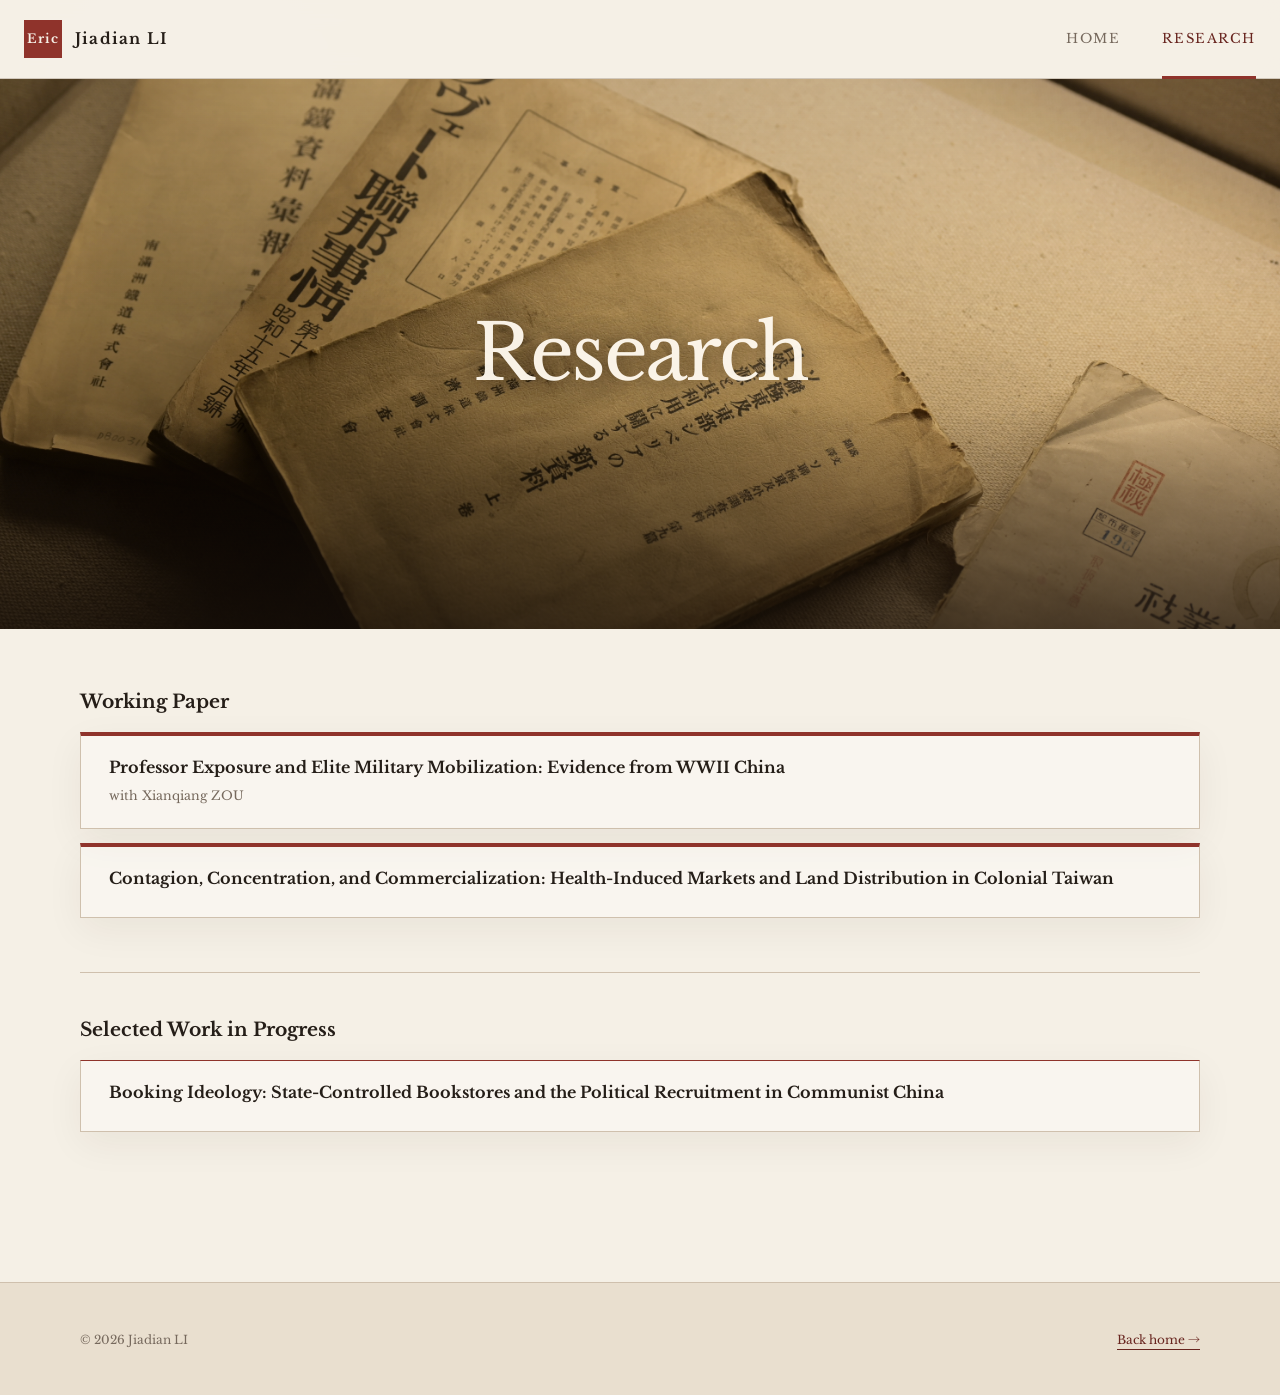
<file: research.html>
<!doctype html>
<html lang="en">
  <head>
    <meta charset="UTF-8" />
    <meta name="viewport" content="width=device-width, initial-scale=1" />
    <meta
      name="description"
      content="Curriculum vitae, working papers, and research in progress by Jiadian Li."
    />
    <title>Research — Jiadian LI</title>
    <link rel="stylesheet" href="styles.css" />

    <style>
      /* Research page only: remove the left index and use the full content width. */
      .research-layout {
        display: block;
        padding-block: 62px 96px;
      }

      .research-content {
        width: 100%;
      }

      .research-section {
        display: block;
        width: 100%;
        padding: 0 0 54px;
      }

      .research-section + .research-section {
        padding-top: 46px;
      }

      .research-section h3 {
        width: 100%;
        margin: 0 0 18px;
      }

      /* Tighter paper cards. */
      .paper {
        margin-top: 14px;
        padding: 20px 28px 21px;
      }

      .paper + .paper {
        margin-top: 14px;
      }

      .paper h4 {
        margin: 0;
        line-height: 1.45;
      }

      .paper-meta {
        margin: 6px 0 0;
      }

      @media (max-width: 760px) {
        .research-layout {
          padding-block: 42px 72px;
        }

        .research-section {
          padding-bottom: 44px;
        }

        .research-section + .research-section {
          padding-top: 40px;
        }

        .paper {
          padding: 18px 20px 19px;
        }
      }
    </style>
  </head>
  <body>
    <header class="site-header">
      <nav class="nav-shell" aria-label="Main navigation">
        <a class="wordmark" href="index.html" aria-label="Jiadian Li — Home">
          <span class="wordmark-mark">Eric</span>
          <span class="wordmark-text">Jiadian LI</span>
        </a>
        <div class="nav-links">
          <a class="nav-link" href="index.html">Home</a>
          <a class="nav-link active" href="research.html" aria-current="page">Research</a>
        </div>
      </nav>
    </header>

    <main>

      <section class="hero" aria-label="Research background image">
        <img
          src="assets/background2.jpg"
          alt="Research background image"
        />
        <div class="hero-shade" aria-hidden="true"></div>

        <div class="hero-center-title" aria-hidden="true">
          <span>Research</span>
        </div>
      </section>

      <div class="research-layout wrap">
        <div class="research-content">
          <section class="research-section" id="working-papers">
            <div>
              <h3>Working Paper</h3>


              <article class="paper">
                <h4>Professor Exposure and Elite Military Mobilization: Evidence from WWII China</h4>
                <p class="paper-meta">with Xianqiang ZOU</p>
              </article>

              <article class="paper">
                <h4>Contagion, Concentration, and Commercialization: Health-Induced Markets and Land Distribution in Colonial Taiwan</h4>
                <p class="paper-meta"></p>
              </article>


            </div>
          </section>

          <section class="research-section" id="work-in-progress">
            <div>
              <h3>Selected Work in Progress</h3>


              <article class="paper compact-paper">
                <h4>Booking Ideology: State-Controlled Bookstores and the Political Recruitment in Communist China</h4>
                <p class="paper-meta"></p>
              </article>


            </div>
          </section>
        </div>
      </div>
    </main>

    <footer>
      <div class="wrap footer-inner">
        <p>© <span id="year"></span> Jiadian LI</p>
        <a href="index.html">Back home <span aria-hidden="true">→</span></a>
      </div>
    </footer>

    <script>
      document.querySelectorAll("#year").forEach((element) => {
        element.textContent = new Date().getFullYear();
      });
    </script>
  </body>
</html>
</file>
<file: styles.css>
@import url("https://fonts.googleapis.com/css2?family=Libre+Baskerville:ital,wght@0,400;0,700;1,400&family=Noto+Serif+SC:wght@500;600&display=swap");

:root {
  --paper: #f5f0e6;
  --paper-deep: #e9dfcf;
  --ink: #251e18;
  --muted: #76695d;
  --red: #8f332b;
  --red-dark: #68251f;
  --line: #cfc0ad;
  --shadow: 0 22px 60px rgb(45 31 19 / 14%);
}

* {
  box-sizing: border-box;
}

html {
  scroll-behavior: smooth;
}

body {
  margin: 0;
  color: var(--ink);
  background:
    radial-gradient(circle at 15% 8%, rgb(255 255 255 / 62%), transparent 25rem),
    var(--paper);
  font-family: "Libre Baskerville", "Noto Serif SC", Georgia, serif;
  line-height: 1.75;
}

a {
  color: inherit;
}

img {
  display: block;
  max-width: 100%;
}

.wrap {
  width: min(1120px, calc(100% - 48px));
  margin-inline: auto;
}

.site-header {
  position: sticky;
  z-index: 50;
  top: 0;
  border-bottom: 1px solid rgb(85 60 38 / 22%);
  background: rgb(245 240 230 / 94%);
  backdrop-filter: blur(12px);
}

.nav-shell {
  width: min(1280px, calc(100% - 48px));
  min-height: 78px;
  margin-inline: auto;
  display: flex;
  align-items: center;
  justify-content: space-between;
}

.wordmark {
  display: inline-flex;
  align-items: center;
  gap: 13px;
  color: var(--ink);
  text-decoration: none;
}

.wordmark-mark {
  width: 38px;
  height: 38px;
  display: grid;
  place-items: center;
  color: var(--paper);
  background: var(--red);
  font-size: 0.78rem;
  font-weight: 700;
  letter-spacing: 0.08em;
}

.wordmark-text {
  font-size: 0.96rem;
  font-weight: 700;
  letter-spacing: 0.08em;
}

.nav-links {
  display: flex;
  align-items: stretch;
  gap: 42px;
  min-height: 78px;
}

.nav-link {
  position: relative;
  display: grid;
  place-items: center;
  color: var(--muted);
  font-size: 0.82rem;
  letter-spacing: 0.12em;
  text-decoration: none;
  text-transform: uppercase;
  transition: color 180ms ease;
}

.nav-link::after {
  position: absolute;
  right: 0;
  bottom: -1px;
  left: 0;
  height: 3px;
  background: var(--red);
  content: "";
  transform: scaleX(0);
  transition: transform 180ms ease;
}

.nav-link:hover,
.nav-link:focus-visible,
.nav-link.active {
  color: var(--red-dark);
}

.nav-link:hover::after,
.nav-link:focus-visible::after,
.nav-link.active::after {
  transform: scaleX(1);
}

.hero {
  position: relative;
  height: clamp(300px, 43vw, 610px);
  overflow: hidden;
  background: #2c2119;
}

.hero img {
  width: 100%;
  height: 100%;
  object-fit: cover;
  object-position: center 52%;
  filter: saturate(0.82) contrast(1.04);
  transform: scale(1.01);
}

.hero-shade {
  position: absolute;
  inset: 0;
  background:
    linear-gradient(180deg, rgb(20 13 8 / 16%), transparent 45%),
    linear-gradient(0deg, rgb(25 17 11 / 62%), transparent 40%);
}

.hero-caption {
  position: absolute;
  right: max(24px, calc((100vw - 1120px) / 2));
  bottom: 20px;
  margin: 0;
  color: rgb(255 249 238 / 85%);
  font-size: 0.7rem;
  letter-spacing: 0.24em;
  text-transform: uppercase;
}

.hero-compact {
  height: clamp(230px, 29vw, 420px);
}

.hero-compact img {
  object-position: center 46%;
}

.identity {
  padding: 78px 0 60px;
  text-align: center;
}

.eyebrow,
.section-kicker {
  margin: 0 0 12px;
  color: var(--red);
  font-size: 0.69rem;
  font-weight: 700;
  letter-spacing: 0.2em;
  text-transform: uppercase;
}

h1,
h2,
h3,
p {
  text-wrap: pretty;
}

h1,
h2,
h3 {
  line-height: 1.22;
}

.identity h1,
.research-heading h1 {
  margin: 0;
  font-size: clamp(2.35rem, 5vw, 4.8rem);
  font-weight: 400;
  letter-spacing: -0.04em;
}

.identity h1 span {
  font-family: "Noto Serif SC", serif;
  font-size: 0.82em;
  letter-spacing: 0;
}

.title-rule {
  width: 170px;
  height: 1px;
  margin: 36px auto 0;
  background: var(--line);
}

.title-rule span {
  display: block;
  width: 42px;
  height: 3px;
  margin: -1px auto 0;
  background: var(--red);
}

.introduction {
  display: grid;
  grid-template-columns: minmax(260px, 0.78fr) minmax(0, 1.55fr);
  gap: clamp(48px, 8vw, 110px);
  align-items: start;
  padding: 82px 0 120px;
}

.portrait-frame {
  position: relative;
  padding: 12px;
  border: 1px solid var(--line);
  background: rgb(255 255 255 / 35%);
  box-shadow: var(--shadow);
}

.portrait,
.portrait-placeholder {
  width: 100%;
  aspect-ratio: 3 / 4;
  object-fit: cover;
}

.portrait-placeholder {
  position: relative;
  display: grid;
  place-content: center;
  color: rgb(245 240 230 / 90%);
  background:
    linear-gradient(145deg, rgb(42 31 23 / 8%), rgb(42 31 23 / 36%)),
    repeating-linear-gradient(
      90deg,
      #9c866d 0,
      #9c866d 1px,
      #8d765e 1px,
      #8d765e 4px
    );
  text-align: center;
}

.portrait-placeholder::before,
.portrait-placeholder::after {
  position: absolute;
  border: 1px solid rgb(245 240 230 / 35%);
  content: "";
}

.portrait-placeholder::before {
  inset: 18px;
}

.portrait-placeholder::after {
  inset: 25px;
}

.portrait-initials {
  font-size: clamp(3.2rem, 7vw, 5.6rem);
  line-height: 1;
}

.portrait-hint {
  margin-top: 18px;
  font-size: 0.62rem;
  letter-spacing: 0.19em;
}

.welcome {
  padding-top: 24px;
}

.welcome h2 {
  margin: 0 0 30px;
  font-size: clamp(1.8rem, 3.5vw, 3rem);
  font-weight: 400;
}

.welcome > p:not(.section-kicker) {
  max-width: 700px;
  margin: 0 0 1.25em;
  color: #53483e;
  font-size: 1rem;
}

.welcome > p:not(.section-kicker):first-of-type::first-letter {
  float: left;
  margin: 0.16em 0.14em 0 0;
  color: var(--red);
  font-size: 4rem;
  line-height: 0.7;
}

.contact-line {
  display: flex;
  flex-wrap: wrap;
  gap: 10px 22px;
  margin-top: 42px;
  padding-top: 22px;
  border-top: 1px solid var(--line);
  font-size: 0.82rem;
}

.contact-label {
  color: var(--red);
  font-weight: 700;
  letter-spacing: 0.12em;
  text-transform: uppercase;
}

.contact-line a {
  text-underline-offset: 4px;
}

.research-heading {
  padding: 80px 0 72px;
  border-bottom: 1px solid var(--line);
}

.research-intro {
  max-width: 720px;
  margin: 25px 0 0;
  color: var(--muted);
  font-size: clamp(1rem, 1.8vw, 1.17rem);
}

.research-layout {
  display: grid;
  grid-template-columns: 190px minmax(0, 1fr);
  gap: clamp(48px, 8vw, 115px);
  padding-block: 76px 120px;
}

.research-index {
  position: sticky;
  top: 110px;
  align-self: start;
  display: grid;
  gap: 9px;
  padding-left: 20px;
  border-left: 2px solid var(--red);
}

.research-index p {
  margin: 0 0 5px;
  color: var(--muted);
  font-size: 0.66rem;
  font-weight: 700;
  letter-spacing: 0.16em;
  text-transform: uppercase;
}

.research-index a {
  color: #4d4238;
  font-size: 0.78rem;
  text-decoration: none;
}

.research-index a:hover,
.research-index a:focus-visible {
  color: var(--red);
}

.research-section {
  scroll-margin-top: 110px;
  display: grid;
  grid-template-columns: 48px minmax(0, 1fr);
  gap: 25px;
  padding: 0 0 82px;
}

.research-section + .research-section {
  padding-top: 72px;
  border-top: 1px solid var(--line);
}

.section-number {
  padding-top: 8px;
  color: var(--red);
  font-size: 0.72rem;
  letter-spacing: 0.12em;
}

.research-section h2 {
  margin: 0 0 30px;
  font-size: clamp(1.8rem, 3vw, 2.8rem);
  font-weight: 400;
}

.research-section > div:last-child > p {
  max-width: 720px;
  color: var(--muted);
}

.button {
  display: inline-flex;
  align-items: center;
  gap: 16px;
  margin-top: 16px;
  padding: 12px 18px;
  border: 1px solid var(--red);
  color: var(--red-dark);
  font-size: 0.76rem;
  letter-spacing: 0.08em;
  text-decoration: none;
  text-transform: uppercase;
  transition:
    background 180ms ease,
    color 180ms ease;
}

.button:hover,
.button:focus-visible {
  color: var(--paper);
  background: var(--red);
}

.button.disabled {
  cursor: not-allowed;
  opacity: 0.58;
  pointer-events: none;
}

.paper {
  margin-top: 26px;
  padding: 35px 38px 38px;
  border: 1px solid var(--line);
  border-top: 4px solid var(--red);
  background: rgb(255 255 255 / 34%);
  box-shadow: 0 12px 38px rgb(45 31 19 / 6%);
}

.paper + .paper {
  margin-top: 24px;
}

.paper-status {
  margin: 0 0 14px;
  color: var(--red);
  font-size: 0.65rem;
  font-weight: 700;
  letter-spacing: 0.16em;
  text-transform: uppercase;
}

.paper h3 {
  margin: 0;
  font-size: clamp(1.25rem, 2.3vw, 1.75rem);
  font-weight: 400;
}

.paper-meta {
  margin: 8px 0 19px;
  color: var(--muted);
  font-size: 0.78rem;
}

.paper > p:not(.paper-status, .paper-meta) {
  color: #5d5146;
  font-size: 0.91rem;
}

.paper-links {
  display: flex;
  flex-wrap: wrap;
  gap: 20px;
  margin-top: 22px;
}

.paper-links a {
  color: var(--red-dark);
  font-size: 0.75rem;
  font-weight: 700;
  letter-spacing: 0.06em;
  text-underline-offset: 5px;
  text-transform: uppercase;
}

.compact-paper {
  border-top-width: 1px;
}

footer {
  border-top: 1px solid var(--line);
  color: var(--muted);
  background: var(--paper-deep);
}

.footer-inner {
  min-height: 112px;
  display: flex;
  align-items: center;
  justify-content: space-between;
  gap: 24px;
  font-size: 0.75rem;
}

.footer-inner a {
  color: var(--red-dark);
  text-underline-offset: 5px;
}

@media (max-width: 760px) {
  .wrap,
  .nav-shell {
    width: min(100% - 32px, 1120px);
  }

  .nav-shell,
  .nav-links {
    min-height: 68px;
  }

  .wordmark-text {
    display: none;
  }

  .nav-links {
    gap: 26px;
  }

  .hero {
    height: 285px;
  }

  .hero-compact {
    height: 225px;
  }

  .hero img {
    object-position: 52% center;
  }

  .hero-caption {
    right: 16px;
    bottom: 13px;
    font-size: 0.57rem;
  }

  .identity {
    padding: 58px 0 38px;
  }

  .introduction {
    grid-template-columns: 1fr;
    gap: 42px;
    padding: 54px 0 82px;
  }

  .portrait-frame {
    width: min(100%, 390px);
    margin-inline: auto;
  }

  .welcome {
    padding-top: 0;
  }

  .research-heading {
    padding: 58px 0 48px;
  }

  .research-layout {
    grid-template-columns: 1fr;
    gap: 48px;
    padding-block: 46px 78px;
  }

  .research-index {
    position: static;
  }

  .research-section {
    grid-template-columns: 33px minmax(0, 1fr);
    gap: 12px;
    padding-bottom: 58px;
  }

  .research-section + .research-section {
    padding-top: 54px;
  }

  .paper {
    padding: 27px 24px 30px;
  }

  .footer-inner {
    min-height: 100px;
    align-items: flex-start;
    flex-direction: column;
    justify-content: center;
    gap: 5px;
  }
}

@media (prefers-reduced-motion: reduce) {
  html {
    scroll-behavior: auto;
  }

  * {
    transition-duration: 0.01ms !important;
  }
}

/* Home hero title and background-story control */
.hero-center-title {
  position: absolute;
  z-index: 2;
  inset: 0;
  display: grid;
  place-items: center;
  pointer-events: none;
}

.hero-center-title span {
  color: rgb(255 249 238 / 96%);
  font-size: clamp(2.5rem, 6vw, 6rem);
  font-weight: 400;
  letter-spacing: -0.035em;
  line-height: 1;
  text-shadow: 0 3px 24px rgb(18 10 5 / 55%);
}

.background-story-button {
  position: absolute;
  z-index: 3;
  right: max(24px, calc((100vw - 1120px) / 2));
  bottom: 22px;
  padding: 11px 15px;
  border: 1px solid rgb(255 249 238 / 72%);
  color: rgb(255 249 238 / 96%);
  background: rgb(28 18 11 / 42%);
  backdrop-filter: blur(6px);
  cursor: pointer;
  font: inherit;
  font-size: 0.68rem;
  letter-spacing: 0.08em;
  text-transform: none;
  transition:
    background 180ms ease,
    border-color 180ms ease;
}

.background-story-button:hover,
.background-story-button:focus-visible {
  border-color: rgb(255 249 238 / 100%);
  background: rgb(28 18 11 / 70%);
}

.background-story[hidden] {
  display: none;
}

.background-story {
  position: fixed;
  z-index: 100;
  inset: 0;
  display: grid;
  place-items: center;
  padding: 24px;
  background: rgb(24 16 10 / 72%);
  backdrop-filter: blur(8px);
}

.background-story-panel {
  position: relative;
  width: min(680px, 100%);
  max-height: min(76vh, 720px);
  overflow: auto;
  padding: clamp(30px, 5vw, 52px);
  border: 1px solid var(--line);
  background: var(--paper);
  box-shadow: 0 28px 80px rgb(15 10 7 / 38%);
}

.background-story-panel h2 {
  margin: 0 48px 22px 0;
  color: var(--ink);
  font-size: clamp(1.45rem, 3vw, 2.25rem);
  font-weight: 400;
  line-height: 1.25;
}

.background-story-panel p {
  margin: 0;
  color: #53483e;
  font-size: 1rem;
}

.background-story-close {
  position: absolute;
  top: 16px;
  right: 18px;
  width: 38px;
  height: 38px;
  border: 0;
  color: var(--red-dark);
  background: transparent;
  cursor: pointer;
  font: inherit;
  font-size: 1.8rem;
  line-height: 1;
}

.modal-open {
  overflow: hidden;
}

.welcome h2 span {
  font-family: "Noto Serif SC", serif;
  font-size: 0.82em;
  letter-spacing: 0;
}

@media (max-width: 760px) {
  .hero-center-title span {
    font-size: clamp(2.25rem, 13vw, 4.2rem);
  }

  .background-story-button {
    right: 16px;
    bottom: 14px;
    max-width: calc(100% - 32px);
    font-size: 0.61rem;
    line-height: 1.45;
  }
}
</file>
